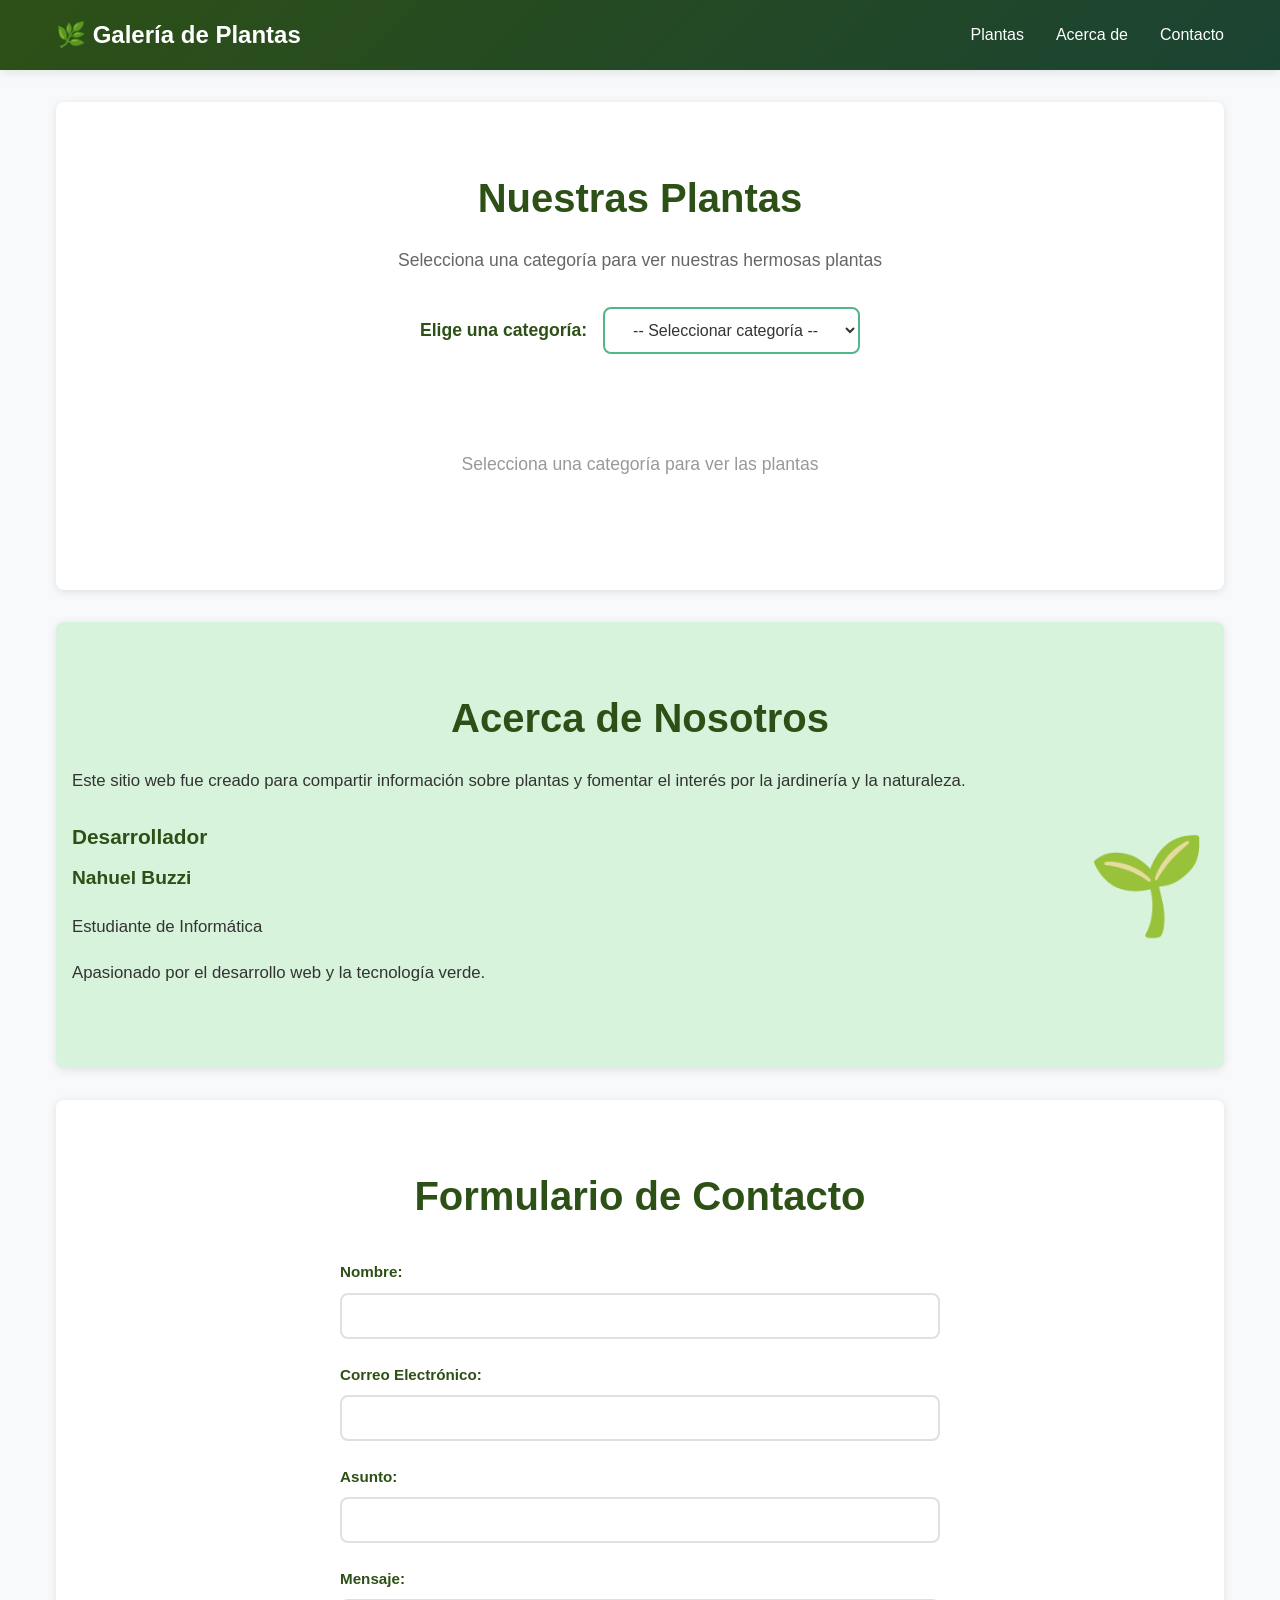
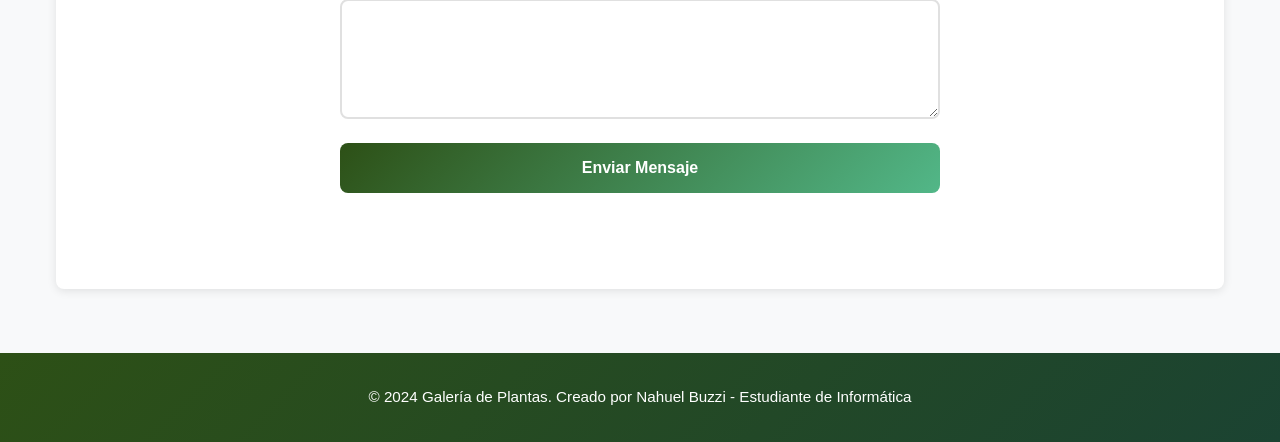
<file: Pagina Claude/index.html>
<!DOCTYPE html>
<html lang="es">
<head>
    <meta charset="UTF-8">
    <meta name="viewport" content="width=device-width, initial-scale=1.0">
    <title>Galería de Plantas - Naturaleza en Casa</title>
    <link rel="stylesheet" href="estilosIA.css">
</head>
<body>
    <!-- Navegación -->
    <nav class="navbar">
        <div class="navbar-container">
            <div class="navbar-logo">🌿 Galería de Plantas</div>
            <ul class="nav-menu">
                <li><a href="#plantas" class="nav-link">Plantas</a></li>
                <li><a href="#acerca" class="nav-link">Acerca de</a></li>
                <li><a href="#contacto" class="nav-link">Contacto</a></li>
            </ul>
        </div>
    </nav>

    <!-- Sección Principal -->
    <div class="container">
        <!-- Sección de Plantas -->
        <section id="plantas" class="section">
            <h1>Nuestras Plantas</h1>
            <p class="section-description">Selecciona una categoría para ver nuestras hermosas plantas</p>
            
            <div class="categoria-selector">
                <label for="categoria">Elige una categoría:</label>
                <select id="categoria" class="select-categoria">
                    <option value="">-- Seleccionar categoría --</option>
                    <option value="interior">🏠 Plantas de Interior</option>
                    <option value="exterior">🌳 Plantas de Exterior</option>
                </select>
            </div>

            <div id="plantas-container" class="plantas-grid">
                <!-- Las plantas se mostrarán aquí según la categoría seleccionada -->
            </div>
        </section>

        <!-- Sección Acerca de -->
        <section id="acerca" class="section section-light">
            <h2>Acerca de Nosotros</h2>
            <div class="about-content">
                <div class="about-text">
                    <p>Este sitio web fue creado para compartir información sobre plantas y fomentar el interés por la jardinería y la naturaleza.</p>
                    <h3>Desarrollador</h3>
                    <p><strong>Nahuel Buzzi</strong></p>
                    <p>Estudiante de Informática</p>
                    <p>Apasionado por el desarrollo web y la tecnología verde.</p>
                </div>
                <div class="about-icon">🌱</div>
            </div>
        </section>

        <!-- Sección Contacto -->
        <section id="contacto" class="section">
            <h2>Formulario de Contacto</h2>
            <form class="contact-form">
                <div class="form-group">
                    <label for="nombre">Nombre:</label>
                    <input type="text" id="nombre" name="nombre" required>
                </div>
                <div class="form-group">
                    <label for="email">Correo Electrónico:</label>
                    <input type="email" id="email" name="email" required>
                </div>
                <div class="form-group">
                    <label for="asunto">Asunto:</label>
                    <input type="text" id="asunto" name="asunto" required>
                </div>
                <div class="form-group">
                    <label for="mensaje">Mensaje:</label>
                    <textarea id="mensaje" name="mensaje" rows="5" required></textarea>
                </div>
                <button type="submit" class="btn">Enviar Mensaje</button>
            </form>
        </section>
    </div>

    <!-- Footer -->
    <footer class="footer">
        <p>&copy; 2024 Galería de Plantas. Creado por Nahuel Buzzi - Estudiante de Informática</p>
    </footer>

    <!-- Script para manejar las plantas (sin dependencias externas) -->
    <script>
        // Datos de plantas
        const plantas = {
            interior: [
                {
                    nombre: "Pothos",
                    descripcion: "Planta trepadora muy resistente y fácil de cuidar",
                    imagen: "pothos",
                    pdf: "pothos"
                },
                {
                    nombre: "Monstera Deliciosa",
                    descripcion: "Planta con hojas grandes y decorativas",
                    imagen: "monstera",
                    pdf: "monstera"
                },
                {
                    nombre: "Palmera de Parlor",
                    descripcion: "Elegante planta tropical para interiores",
                    imagen: "palmera",
                    pdf: "palmera"
                }
            ],
            exterior: [
                {
                    nombre: "Rosal",
                    descripcion: "Flores hermosas y fragrantes",
                    imagen: "rosal",
                    pdf: "rosal"
                },
                {
                    nombre: "Girasol",
                    descripcion: "Planta vibrante que sigue el sol",
                    imagen: "girasol",
                    pdf: "girasol"
                },
                {
                    nombre: "Limonero",
                    descripcion: "Árbol frutal pequeño y productivo",
                    imagen: "limonero",
                    pdf: "limonero"
                }
            ]
        };

        // Elemento select
        const categoriaSelect = document.getElementById('categoria');
        const plantasContainer = document.getElementById('plantas-container');

        // Función para obtener SVG de planta
        function obtenerSVGPlanta(tipo) {
            const svgs = {
                pothos: `<svg viewBox="0 0 200 200" xmlns="http://www.w3.org/2000/svg">
                    <rect width="200" height="200" fill="#f5f5f5"/>
                    <ellipse cx="100" cy="150" rx="40" ry="30" fill="#8b7355"/>
                    <path d="M 100 150 Q 80 120 85 80 Q 90 60 100 50" stroke="#2d5016" stroke-width="3" fill="none"/>
                    <path d="M 100 150 Q 120 120 115 80 Q 110 60 100 50" stroke="#2d5016" stroke-width="3" fill="none"/>
                    <ellipse cx="70" cy="80" rx="15" ry="20" fill="#52b788" transform="rotate(-30 70 80)"/>
                    <ellipse cx="130" cy="80" rx="15" ry="20" fill="#52b788" transform="rotate(30 130 80)"/>
                    <ellipse cx="80" cy="100" rx="12" ry="18" fill="#2d6a4f" transform="rotate(-25 80 100)"/>
                    <ellipse cx="120" cy="100" rx="12" ry="18" fill="#2d6a4f" transform="rotate(25 120 100)"/>
                </svg>`,
                monstera: `<svg viewBox="0 0 200 200" xmlns="http://www.w3.org/2000/svg">
                    <rect width="200" height="200" fill="#f5f5f5"/>
                    <ellipse cx="100" cy="160" rx="35" ry="25" fill="#8b7355"/>
                    <path d="M 100 160 L 100 80" stroke="#4a3728" stroke-width="2" fill="none"/>
                    <path d="M 60 90 Q 40 100 35 120 L 60 110 Z" fill="#1b4332"/>
                    <path d="M 60 90 Q 50 95 52 70 L 65 85 Z" fill="#2d6a4f"/>
                    <path d="M 140 90 Q 160 100 165 120 L 140 110 Z" fill="#1b4332"/>
                    <path d="M 140 90 Q 150 95 148 70 L 135 85 Z" fill="#2d6a4f"/>
                    <circle cx="70" cy="95" r="8" fill="#52b788" opacity="0.6"/>
                    <circle cx="130" cy="95" r="8" fill="#52b788" opacity="0.6"/>
                </svg>`,
                palmera: `<svg viewBox="0 0 200 200" xmlns="http://www.w3.org/2000/svg">
                    <rect width="200" height="200" fill="#f5f5f5"/>
                    <ellipse cx="100" cy="160" rx="30" ry="20" fill="#8b7355"/>
                    <rect x="95" y="80" width="10" height="80" fill="#654321"/>
                    <path d="M 100 80 L 70 40 L 75 60 Z" fill="#2d5016"/>
                    <path d="M 100 80 L 130 40 L 125 60 Z" fill="#2d5016"/>
                    <path d="M 100 85 L 60 50 L 70 75 Z" fill="#52b788"/>
                    <path d="M 100 85 L 140 50 L 130 75 Z" fill="#52b788"/>
                    <path d="M 100 95 L 65 70 L 75 90 Z" fill="#1b4332"/>
                    <path d="M 100 95 L 135 70 L 125 90 Z" fill="#1b4332"/>
                </svg>`,
                rosal: `<svg viewBox="0 0 200 200" xmlns="http://www.w3.org/2000/svg">
                    <rect width="200" height="200" fill="#f5f5f5"/>
                    <ellipse cx="100" cy="160" rx="35" ry="25" fill="#8b7355"/>
                    <path d="M 100 160 L 100 80" stroke="#2d5016" stroke-width="3" fill="none"/>
                    <circle cx="100" cy="50" r="25" fill="#c1121f"/>
                    <circle cx="85" cy="60" r="18" fill="#e60012"/>
                    <circle cx="115" cy="60" r="18" fill="#e60012"/>
                    <circle cx="90" cy="45" r="15" fill="#ffc300"/>
                    <circle cx="110" cy="45" r="15" fill="#ffc300"/>
                    <ellipse cx="80" cy="100" rx="8" ry="15" fill="#2d5016" transform="rotate(-30 80 100)"/>
                    <ellipse cx="120" cy="100" rx="8" ry="15" fill="#2d5016" transform="rotate(30 120 100)"/>
                </svg>`,
                girasol: `<svg viewBox="0 0 200 200" xmlns="http://www.w3.org/2000/svg">
                    <rect width="200" height="200" fill="#f5f5f5"/>
                    <ellipse cx="100" cy="170" rx="40" ry="20" fill="#8b7355"/>
                    <path d="M 100 170 L 100 90" stroke="#2d5016" stroke-width="4" fill="none"/>
                    <circle cx="100" cy="70" r="35" fill="#ffd700"/>
                    <circle cx="100" cy="70" r="25" fill="#ffed4e"/>
                    <circle cx="100" cy="70" r="12" fill="#8b6914"/>
                    <path d="M 85 110 Q 75 120 70 135" stroke="#52b788" stroke-width="3" fill="none"/>
                    <path d="M 115 110 Q 125 120 130 135" stroke="#52b788" stroke-width="3" fill="none"/>
                    <ellipse cx="65" cy="140" rx="8" ry="12" fill="#2d5016"/>
                    <ellipse cx="135" cy="140" rx="8" ry="12" fill="#2d5016"/>
                </svg>`,
                limonero: `<svg viewBox="0 0 200 200" xmlns="http://www.w3.org/2000/svg">
                    <rect width="200" height="200" fill="#f5f5f5"/>
                    <ellipse cx="100" cy="170" rx="45" ry="20" fill="#8b7355"/>
                    <path d="M 100 170 L 100 120" stroke="#654321" stroke-width="5" fill="none"/>
                    <circle cx="100" cy="80" r="45" fill="#2d5016"/>
                    <circle cx="85" cy="70" r="12" fill="#ffd700"/>
                    <circle cx="115" cy="70" r="12" fill="#ffd700"/>
                    <circle cx="90" cy="95" r="10" fill="#ffd700"/>
                    <circle cx="110" cy="95" r="10" fill="#ffd700"/>
                    <circle cx="100" cy="110" r="8" fill="#ffd700"/>
                    <ellipse cx="75" cy="100" rx="7" ry="12" fill="#52b788" transform="rotate(-40 75 100)"/>
                    <ellipse cx="125" cy="100" rx="7" ry="12" fill="#52b788" transform="rotate(40 125 100)"/>
                </svg>`
            };
            return svgs[tipo] || svgs.pothos;
        }

        // Función para mostrar plantas
        function mostrarPlantas(categoria) {
            plantasContainer.innerHTML = '';
            
            if (!categoria) {
                plantasContainer.innerHTML = '<p class="no-selection">Selecciona una categoría para ver las plantas</p>';
                return;
            }

            const plantasSeleccionadas = plantas[categoria];
            
            plantasSeleccionadas.forEach(planta => {
                const plantaDiv = document.createElement('div');
                plantaDiv.className = 'planta-card';
                
                plantaDiv.innerHTML = `
                    <div class="planta-imagen">
                        <img src="Imágenes/${planta.imagen}.png" alt="${planta.nombre}" class="planta-img">
                    </div>
                    <div class="planta-info">
                        <h3>${planta.nombre}</h3>
                        <p>${planta.descripcion}</p>
                        <div class="planta-categoria">
                            ${categoria === 'interior' ? '🏠 Interior' : '🌳 Exterior'}
                        </div>
                        <a href="info/${planta.pdf}.pdf" class="btn-descargar" download>
                            📥 Descargar PDF
                        </a>
                    </div>
                `;
                
                plantasContainer.appendChild(plantaDiv);
            });
        }

        // Event listener para el select
        categoriaSelect.addEventListener('change', function() {
            mostrarPlantas(this.value);
        });

        // Inicialización
        document.addEventListener('DOMContentLoaded', function() {
            mostrarPlantas('');
        });

        // Manejo del formulario
        document.querySelector('.contact-form').addEventListener('submit', function(e) {
            e.preventDefault();
            alert('¡Gracias por tu mensaje! Nos pondremos en contacto pronto.');
            this.reset();
        });
    </script>
</body>
</html>
</file>
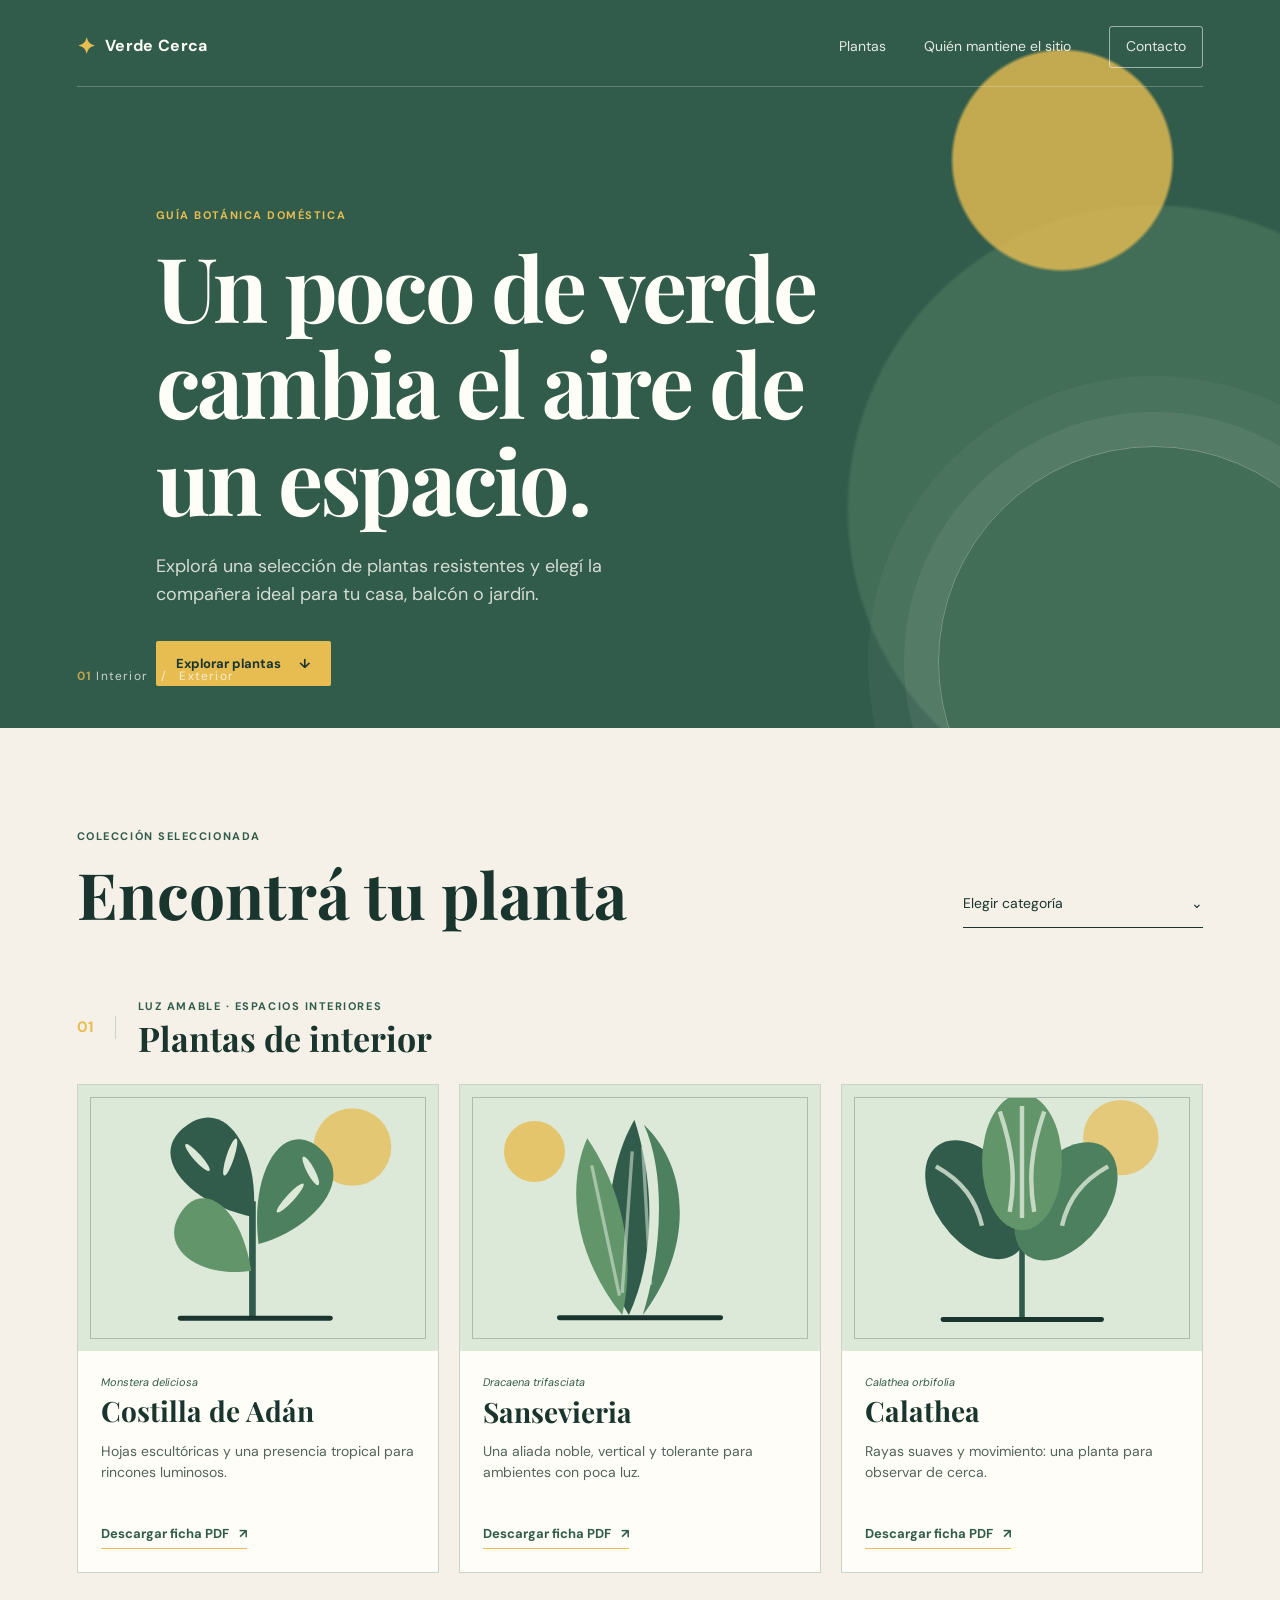
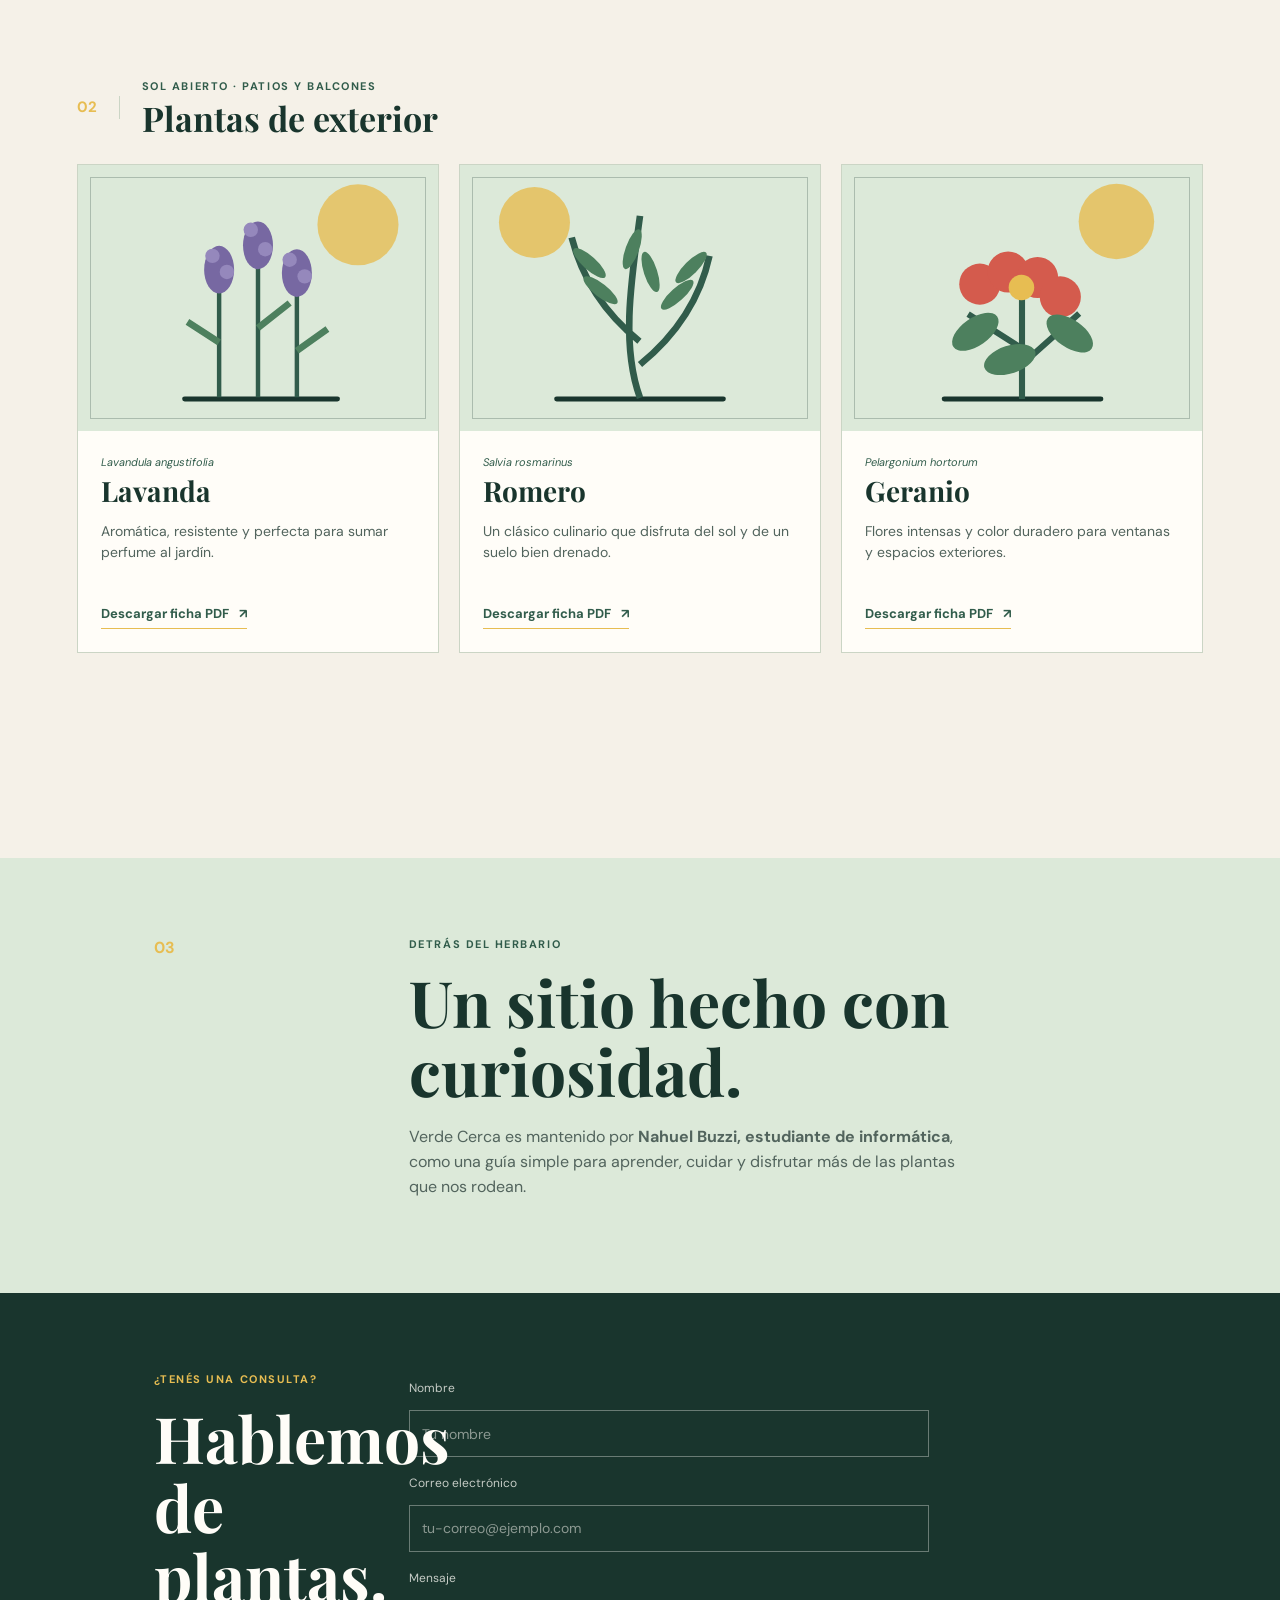
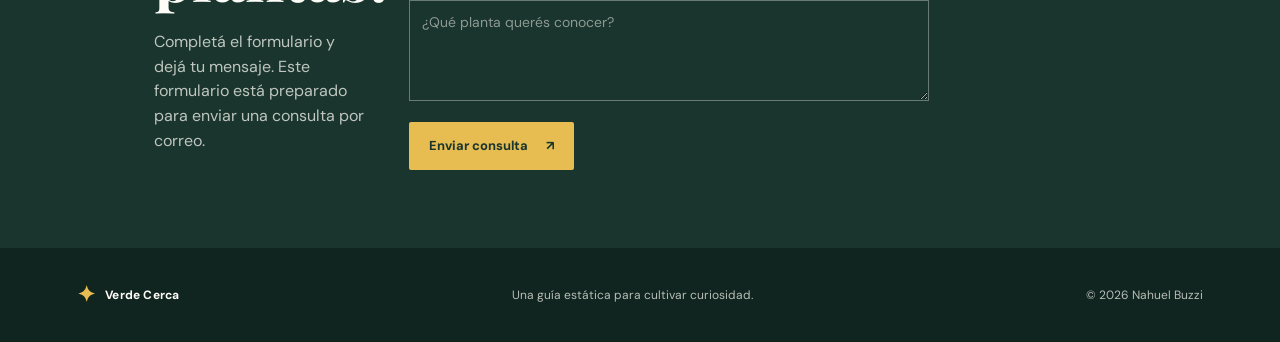
<file: Pagina GPT/index.html>
<!DOCTYPE html>
<html lang="es">
<head>
    <meta charset="UTF-8">
    <meta name="viewport" content="width=device-width, initial-scale=1.0">
    <meta name="description" content="Herbario de plantas de interior y exterior.">
    <title>Verde Cerca | Guía de plantas</title>
    <link rel="stylesheet" href="estilosIA.css">
</head>
<body>
    <header class="hero" id="inicio">
        <nav class="barra-navegacion" aria-label="Navegación principal">
            <a class="marca" href="#inicio"><span class="marca-icono">✦</span> Verde Cerca</a>
            <div class="enlaces-nav">
                <a href="#plantas">Plantas</a>
                <a href="#mantenedor">Quién mantiene el sitio</a>
                <a class="boton-nav" href="#contacto">Contacto</a>
            </div>
        </nav>
        <div class="hero-contenido">
            <p class="etiqueta">Guía botánica doméstica</p>
            <h1>Un poco de verde cambia el aire de un espacio.</h1>
            <p class="hero-texto">Explorá una selección de plantas resistentes y elegí la compañera ideal para tu casa, balcón o jardín.</p>
            <a class="boton-principal" href="#plantas">Explorar plantas <span aria-hidden="true">↓</span></a>
        </div>
        <div class="hero-nota"><span>01</span> Interior &nbsp; / &nbsp; Exterior</div>
    </header>

    <main>
        <section class="catalogo" id="plantas">
            <div class="encabezado-seccion">
                <div>
                    <p class="eyebrow">Colección seleccionada</p>
                    <h2>Encontrá tu planta</h2>
                </div>
                <details class="selector-categorias">
                    <summary>Elegir categoría <span aria-hidden="true">⌄</span></summary>
                    <div class="opciones-categoria">
                        <a href="#interior">Plantas de interior <span>→</span></a>
                        <a href="#exterior">Plantas de exterior <span>→</span></a>
                    </div>
                </details>
            </div>

            <div class="categoria" id="interior">
                <div class="titulo-categoria">
                    <span class="numero-categoria">01</span>
                    <div>
                        <p class="eyebrow">Luz amable · espacios interiores</p>
                        <h3>Plantas de interior</h3>
                    </div>
                </div>
                <div class="rejilla-plantas">
                    <article class="tarjeta-planta">
                        <div class="imagen-planta"><img src="Imágenes/monstera.svg" alt="Monstera deliciosa de hojas grandes"></div>
                        <div class="datos-planta"><p class="nombre-cientifico">Monstera deliciosa</p><h4>Costilla de Adán</h4><p>Hojas escultóricas y una presencia tropical para rincones luminosos.</p><a class="enlace-pdf" href="info/monstera.pdf" download>Descargar ficha PDF <span>↗</span></a></div>
                    </article>
                    <article class="tarjeta-planta">
                        <div class="imagen-planta"><img src="Imágenes/sansevieria.svg" alt="Sansevieria de hojas verdes verticales"></div>
                        <div class="datos-planta"><p class="nombre-cientifico">Dracaena trifasciata</p><h4>Sansevieria</h4><p>Una aliada noble, vertical y tolerante para ambientes con poca luz.</p><a class="enlace-pdf" href="info/sansevieria.pdf" download>Descargar ficha PDF <span>↗</span></a></div>
                    </article>
                    <article class="tarjeta-planta">
                        <div class="imagen-planta"><img src="Imágenes/calathea.svg" alt="Calathea con hojas decorativas"></div>
                        <div class="datos-planta"><p class="nombre-cientifico">Calathea orbifolia</p><h4>Calathea</h4><p>Rayas suaves y movimiento: una planta para observar de cerca.</p><a class="enlace-pdf" href="info/calathea.pdf" download>Descargar ficha PDF <span>↗</span></a></div>
                    </article>
                </div>
            </div>

            <div class="categoria" id="exterior">
                <div class="titulo-categoria">
                    <span class="numero-categoria">02</span>
                    <div>
                        <p class="eyebrow">Sol abierto · patios y balcones</p>
                        <h3>Plantas de exterior</h3>
                    </div>
                </div>
                <div class="rejilla-plantas">
                    <article class="tarjeta-planta">
                        <div class="imagen-planta"><img src="Imágenes/lavanda.svg" alt="Lavanda florecida en tonos violetas"></div>
                        <div class="datos-planta"><p class="nombre-cientifico">Lavandula angustifolia</p><h4>Lavanda</h4><p>Aromática, resistente y perfecta para sumar perfume al jardín.</p><a class="enlace-pdf" href="info/lavanda.pdf" download>Descargar ficha PDF <span>↗</span></a></div>
                    </article>
                    <article class="tarjeta-planta">
                        <div class="imagen-planta"><img src="Imágenes/romero.svg" alt="Planta de romero con hojas finas"></div>
                        <div class="datos-planta"><p class="nombre-cientifico">Salvia rosmarinus</p><h4>Romero</h4><p>Un clásico culinario que disfruta del sol y de un suelo bien drenado.</p><a class="enlace-pdf" href="info/romero.pdf" download>Descargar ficha PDF <span>↗</span></a></div>
                    </article>
                    <article class="tarjeta-planta">
                        <div class="imagen-planta"><img src="Imágenes/geranio.svg" alt="Geranio con flores rojas"></div>
                        <div class="datos-planta"><p class="nombre-cientifico">Pelargonium hortorum</p><h4>Geranio</h4><p>Flores intensas y color duradero para ventanas y espacios exteriores.</p><a class="enlace-pdf" href="info/geranio.pdf" download>Descargar ficha PDF <span>↗</span></a></div>
                    </article>
                </div>
            </div>
        </section>

        <section class="seccion-info" id="mantenedor">
            <div class="numero-categoria">03</div>
            <div><p class="eyebrow">Detrás del herbario</p><h2>Un sitio hecho con curiosidad.</h2><p>Verde Cerca es mantenido por <strong>Nahuel Buzzi, estudiante de informática</strong>, como una guía simple para aprender, cuidar y disfrutar más de las plantas que nos rodean.</p></div>
        </section>

        <section class="contacto" id="contacto">
            <div><p class="eyebrow">¿Tenés una consulta?</p><h2>Hablemos de plantas.</h2><p>Completá el formulario y dejá tu mensaje. Este formulario está preparado para enviar una consulta por correo.</p></div>
            <form action="mailto:nahuel.buzzi@example.com" method="post" enctype="text/plain">
                <label for="nombre">Nombre</label><input id="nombre" name="nombre" type="text" placeholder="Tu nombre" required>
                <label for="correo">Correo electrónico</label><input id="correo" name="correo" type="email" placeholder="tu-correo@ejemplo.com" required>
                <label for="mensaje">Mensaje</label><textarea id="mensaje" name="mensaje" rows="4" placeholder="¿Qué planta querés conocer?" required></textarea>
                <button class="boton-principal boton-formulario" type="submit">Enviar consulta <span aria-hidden="true">↗</span></button>
            </form>
        </section>
    </main>

    <footer><a class="marca" href="#inicio"><span class="marca-icono">✦</span> Verde Cerca</a><p>Una guía estática para cultivar curiosidad.</p><p>© 2026 Nahuel Buzzi</p></footer>
</body>
</html>
</file>
<file: Pagina Claude/estilosIA.css>
/* ========== VARIABLES CSS ========== */
:root {
    --color-primary: #2d5016;
    --color-secondary: #52b788;
    --color-light: #d8f3dc;
    --color-dark: #1b4332;
    --color-accent: #ffc300;
    --color-text: #333;
    --color-bg: #ffffff;
    --color-border: #e0e0e0;
    --spacing-unit: 1rem;
    --border-radius: 8px;
    --transition: all 0.3s ease;
    --shadow: 0 2px 10px rgba(0, 0, 0, 0.1);
    --shadow-hover: 0 8px 25px rgba(0, 0, 0, 0.15);
}

/* ========== RESET Y ESTILOS BASE ========== */
* {
    margin: 0;
    padding: 0;
    box-sizing: border-box;
}

html {
    scroll-behavior: smooth;
}

body {
    font-family: 'Segoe UI', Tahoma, Geneva, Verdana, sans-serif;
    line-height: 1.6;
    color: var(--color-text);
    background-color: #f8f9fa;
}

/* ========== NAVEGACIÓN ========== */
.navbar {
    background: linear-gradient(135deg, var(--color-primary) 0%, var(--color-dark) 100%);
    padding: var(--spacing-unit) 0;
    position: sticky;
    top: 0;
    z-index: 100;
    box-shadow: var(--shadow);
}

.navbar-container {
    max-width: 1200px;
    margin: 0 auto;
    display: flex;
    justify-content: space-between;
    align-items: center;
    padding: 0 var(--spacing-unit);
}

.navbar-logo {
    color: white;
    font-size: 1.5rem;
    font-weight: bold;
    display: flex;
    align-items: center;
    gap: 0.5rem;
}

.nav-menu {
    display: flex;
    list-style: none;
    gap: 2rem;
}

.nav-link {
    color: white;
    text-decoration: none;
    font-weight: 500;
    transition: var(--transition);
    position: relative;
}

.nav-link:hover {
    color: var(--color-accent);
}

.nav-link::after {
    content: '';
    position: absolute;
    bottom: -5px;
    left: 0;
    width: 0;
    height: 2px;
    background-color: var(--color-accent);
    transition: var(--transition);
}

.nav-link:hover::after {
    width: 100%;
}

/* ========== CONTENEDOR PRINCIPAL ========== */
.container {
    max-width: 1200px;
    margin: 0 auto;
    padding: 0 var(--spacing-unit);
}

/* ========== SECCIONES ========== */
.section {
    background-color: var(--color-bg);
    padding: 4rem var(--spacing-unit);
    margin: 2rem 0;
    border-radius: var(--border-radius);
    box-shadow: var(--shadow);
}

.section-light {
    background-color: var(--color-light);
}

.section h1,
.section h2 {
    color: var(--color-primary);
    margin-bottom: 1rem;
    font-size: 2.5rem;
    text-align: center;
}

.section-description {
    text-align: center;
    color: #666;
    margin-bottom: 2rem;
    font-size: 1.1rem;
}

/* ========== SELECTOR DE CATEGORÍA ========== */
.categoria-selector {
    display: flex;
    justify-content: center;
    align-items: center;
    gap: 1rem;
    margin-bottom: 3rem;
    flex-wrap: wrap;
}

.categoria-selector label {
    font-weight: 600;
    color: var(--color-primary);
    font-size: 1.1rem;
}

.select-categoria {
    padding: 0.75rem 1.5rem;
    border: 2px solid var(--color-secondary);
    border-radius: var(--border-radius);
    font-size: 1rem;
    background-color: white;
    color: var(--color-text);
    cursor: pointer;
    transition: var(--transition);
    min-width: 250px;
}

.select-categoria:hover {
    border-color: var(--color-primary);
    box-shadow: 0 0 8px rgba(45, 80, 22, 0.2);
}

.select-categoria:focus {
    outline: none;
    border-color: var(--color-accent);
    box-shadow: 0 0 12px rgba(255, 195, 0, 0.3);
}

/* ========== GRID DE PLANTAS ========== */
.plantas-grid {
    display: grid;
    grid-template-columns: repeat(auto-fill, minmax(300px, 1fr));
    gap: 2rem;
    animation: fadeIn 0.5s ease-in;
}

@keyframes fadeIn {
    from {
        opacity: 0;
        transform: translateY(10px);
    }
    to {
        opacity: 1;
        transform: translateY(0);
    }
}

.no-selection {
    grid-column: 1 / -1;
    text-align: center;
    padding: 3rem;
    color: #999;
    font-size: 1.1rem;
}

/* ========== TARJETA DE PLANTA ========== */
.planta-card {
    background-color: var(--color-bg);
    border-radius: var(--border-radius);
    overflow: hidden;
    box-shadow: var(--shadow);
    transition: var(--transition);
    border: 3px solid var(--color-border);
    display: flex;
    flex-direction: column;
    height: 100%;
}

.planta-card:hover {
    transform: translateY(-8px);
    box-shadow: var(--shadow-hover);
    border-color: var(--color-secondary);
}

.planta-imagen {
    width: 100%;
    height: 250px;
    background: linear-gradient(135deg, var(--color-light) 0%, #e8f5e9 100%);
    display: flex;
    align-items: center;
    justify-content: center;
    padding: 1.5rem;
    border-bottom: 3px solid var(--color-secondary);
}

.planta-imagen svg {
    width: 100%;
    height: 100%;
    max-width: 200px;
    max-height: 200px;
    filter: drop-shadow(0 2px 4px rgba(0, 0, 0, 0.1));
}

.planta-img {
    width: 100%;
    height: 100%;
    max-width: 250px;
    max-height: 250px;
    object-fit: contain;
    filter: drop-shadow(0 2px 4px rgba(0, 0, 0, 0.1));
}

.planta-info {
    padding: 1.5rem;
    display: flex;
    flex-direction: column;
    flex-grow: 1;
}

.planta-info h3 {
    color: var(--color-primary);
    margin-bottom: 0.5rem;
    font-size: 1.3rem;
}

.planta-info p {
    color: #666;
    margin-bottom: 1rem;
    font-size: 0.95rem;
    flex-grow: 1;
}

.planta-categoria {
    background-color: var(--color-light);
    color: var(--color-primary);
    padding: 0.5rem 1rem;
    border-radius: 20px;
    font-size: 0.85rem;
    font-weight: 600;
    margin-bottom: 1rem;
    text-align: center;
}

/* ========== BOTONES ========== */
.btn,
.btn-descargar {
    background: linear-gradient(135deg, var(--color-primary) 0%, var(--color-secondary) 100%);
    color: white;
    border: none;
    padding: 0.75rem 1.5rem;
    border-radius: var(--border-radius);
    cursor: pointer;
    font-weight: 600;
    transition: var(--transition);
    text-decoration: none;
    display: inline-block;
    text-align: center;
    font-size: 0.95rem;
}

.btn-descargar {
    width: 100%;
    padding: 0.75rem;
}

.btn:hover,
.btn-descargar:hover {
    transform: translateY(-2px);
    box-shadow: 0 6px 20px rgba(45, 80, 22, 0.3);
}

.btn:active,
.btn-descargar:active {
    transform: translateY(0);
}

/* ========== SECCIÓN ACERCA DE ========== */
.about-content {
    display: grid;
    grid-template-columns: 1fr auto;
    gap: 3rem;
    align-items: center;
}

.about-text p {
    margin-bottom: 1rem;
    font-size: 1.05rem;
    line-height: 1.8;
    color: var(--color-text);
}

.about-text h3 {
    color: var(--color-primary);
    margin: 1.5rem 0 0.5rem 0;
    font-size: 1.3rem;
}

.about-text strong {
    color: var(--color-primary);
    font-size: 1.2rem;
}

.about-icon {
    font-size: 6rem;
    text-align: center;
}

/* ========== FORMULARIO DE CONTACTO ========== */
.contact-form {
    max-width: 600px;
    margin: 2rem auto;
    display: grid;
    gap: 1.5rem;
}

.form-group {
    display: flex;
    flex-direction: column;
}

.form-group label {
    font-weight: 600;
    color: var(--color-primary);
    margin-bottom: 0.5rem;
    font-size: 0.95rem;
}

.form-group input,
.form-group textarea {
    padding: 0.75rem;
    border: 2px solid var(--color-border);
    border-radius: var(--border-radius);
    font-family: inherit;
    font-size: 1rem;
    transition: var(--transition);
    background-color: white;
}

.form-group input:focus,
.form-group textarea:focus {
    outline: none;
    border-color: var(--color-secondary);
    box-shadow: 0 0 8px rgba(82, 183, 136, 0.2);
}

.form-group textarea {
    resize: vertical;
    min-height: 120px;
}

.contact-form .btn {
    width: 100%;
    padding: 1rem;
    font-size: 1rem;
}

/* ========== FOOTER ========== */
.footer {
    background: linear-gradient(135deg, var(--color-primary) 0%, var(--color-dark) 100%);
    color: white;
    text-align: center;
    padding: 2rem;
    margin-top: 4rem;
}

.footer p {
    margin: 0;
    font-size: 0.95rem;
}

/* ========== MEDIA QUERIES - RESPONSIVO ========== */

/* Tablets */
@media (max-width: 768px) {
    .navbar-container {
        flex-direction: column;
        gap: 1rem;
    }

    .nav-menu {
        gap: 1rem;
        flex-wrap: wrap;
        justify-content: center;
    }

    .section h1,
    .section h2 {
        font-size: 1.8rem;
    }

    .section {
        padding: 2rem var(--spacing-unit);
    }

    .plantas-grid {
        grid-template-columns: repeat(auto-fill, minmax(250px, 1fr));
        gap: 1.5rem;
    }

    .about-content {
        grid-template-columns: 1fr;
        gap: 2rem;
    }

    .about-icon {
        order: -1;
    }

    .select-categoria {
        min-width: 200px;
    }

    .categoria-selector {
        flex-direction: column;
    }

    .categoria-selector label {
        width: 100%;
        text-align: center;
    }

    .select-categoria {
        width: 100%;
    }
}

/* Teléfonos */
@media (max-width: 480px) {
    :root {
        --spacing-unit: 0.75rem;
    }

    .navbar-logo {
        font-size: 1.2rem;
    }

    .nav-menu {
        gap: 0.5rem;
    }

    .nav-link {
        font-size: 0.9rem;
    }

    .section h1,
    .section h2 {
        font-size: 1.5rem;
    }

    .section-description {
        font-size: 0.95rem;
    }

    .plantas-grid {
        grid-template-columns: 1fr;
        gap: 1rem;
    }

    .planta-imagen {
        height: 200px;
    }

    .planta-info {
        padding: 1rem;
    }

    .planta-info h3 {
        font-size: 1.1rem;
    }

    .contact-form {
        gap: 1rem;
    }

    .btn,
    .btn-descargar {
        padding: 0.6rem 1rem;
        font-size: 0.85rem;
    }

    .about-icon {
        font-size: 4rem;
    }

    .about-text p {
        font-size: 0.95rem;
    }
}

/* ========== ANIMACIONES ========== */
@keyframes slideInDown {
    from {
        opacity: 0;
        transform: translateY(-20px);
    }
    to {
        opacity: 1;
        transform: translateY(0);
    }
}

.navbar {
    animation: slideInDown 0.5s ease-out;
}

/* ========== ACCESIBILIDAD ========== */
@media (prefers-reduced-motion: reduce) {
    * {
        animation: none !important;
        transition: none !important;
    }
}

/* ========== IMPRESIÓN ========== */
@media print {
    .navbar,
    .footer,
    .categoria-selector {
        display: none;
    }

    .section {
        page-break-inside: avoid;
        box-shadow: none;
        border: 1px solid #ddd;
    }
}
</file>
<file: Pagina GPT/estilosIA.css>
@import url('https://fonts.googleapis.com/css2?family=DM+Sans:wght@400;500;700&family=Playfair+Display:wght@600;700&display=swap');

:root { --tinta: #19352d; --verde: #315c4b; --menta: #dce9d9; --crema: #f5f1e8; --amarillo: #e7bd52; --blanco: #fffdf8; --linea: #cbd5c5; }
* { box-sizing: border-box; }
html { scroll-behavior: smooth; }
body { margin: 0; background: var(--crema); color: var(--tinta); font-family: 'DM Sans', sans-serif; line-height: 1.55; }
a { color: inherit; text-decoration: none; }
.hero { min-height: 680px; position: relative; overflow: hidden; padding: 26px clamp(24px, 6vw, 92px) 42px; background: radial-gradient(circle at 83% 22%, rgba(231,189,82,.8) 0 9%, transparent 9.3%), radial-gradient(circle at 90% 70%, rgba(117,159,119,.26) 0 24%, transparent 24.3%), var(--verde); color: var(--blanco); }
.hero::after { content: ''; position: absolute; width: 430px; height: 430px; right: -90px; bottom: -150px; border: 1px solid rgba(255,253,248,.28); border-radius: 50%; box-shadow: 0 0 0 34px rgba(255,253,248,.06), 0 0 0 70px rgba(255,253,248,.04); }
.barra-navegacion { position: relative; z-index: 1; display: flex; align-items: center; justify-content: space-between; max-width: 1280px; margin: auto; border-bottom: 1px solid rgba(255,255,255,.24); padding-bottom: 18px; }
.marca { font-weight: 700; letter-spacing: .02em; display: inline-flex; align-items: center; gap: 10px; }
.marca-icono { color: var(--amarillo); font-size: 22px; }
.enlaces-nav { display: flex; align-items: center; gap: clamp(16px, 3vw, 38px); font-size: 14px; }
.enlaces-nav a { opacity: .88; }
.enlaces-nav a:hover, .enlaces-nav a:focus { opacity: 1; color: var(--amarillo); }
.boton-nav { border: 1px solid rgba(255,255,255,.6); padding: 9px 16px; border-radius: 3px; }
.hero-contenido { position: relative; z-index: 1; max-width: 690px; margin: 120px auto 0 7%; }
.etiqueta, .eyebrow { text-transform: uppercase; letter-spacing: .14em; font-size: 11px; font-weight: 700; margin: 0 0 14px; }
.etiqueta { color: var(--amarillo); }
h1, h2, h3, h4 { font-family: 'Playfair Display', Georgia, serif; margin: 0; line-height: 1.08; }
h1 { font-size: clamp(48px, 7vw, 92px); max-width: 760px; letter-spacing: -.03em; }
.hero-texto { max-width: 500px; font-size: 18px; color: rgba(255,253,248,.8); margin: 25px 0 32px; }
.boton-principal { display: inline-flex; align-items: center; gap: 18px; background: var(--amarillo); color: var(--tinta); border: 0; padding: 14px 20px; font: 700 13px 'DM Sans', sans-serif; cursor: pointer; border-radius: 2px; }
.boton-principal:hover, .boton-principal:focus { background: var(--blanco); }
.hero-nota { position: absolute; bottom: 42px; left: clamp(24px, 6vw, 92px); z-index: 1; font-size: 12px; letter-spacing: .1em; opacity: .75; }
.hero-nota span, .numero-categoria { color: var(--amarillo); font-weight: 700; }
.catalogo { max-width: 1280px; margin: auto; padding: 100px clamp(24px, 6vw, 92px); }
.encabezado-seccion { display: flex; align-items: end; justify-content: space-between; margin-bottom: 70px; }
.eyebrow { color: var(--verde); }
h2 { font-size: clamp(38px, 5vw, 64px); }
.selector-categorias { position: relative; min-width: 240px; }
.selector-categorias summary { list-style: none; border-bottom: 1px solid var(--tinta); padding: 12px 0; font-size: 14px; cursor: pointer; display: flex; justify-content: space-between; }
.selector-categorias summary::-webkit-details-marker { display: none; }
.opciones-categoria { position: absolute; z-index: 4; top: 50px; right: 0; min-width: 260px; background: var(--blanco); border: 1px solid var(--linea); box-shadow: 8px 8px 0 var(--menta); }
.opciones-categoria a { display: flex; justify-content: space-between; padding: 15px 18px; font-size: 14px; border-bottom: 1px solid var(--linea); }
.opciones-categoria a:last-child { border-bottom: 0; }
.opciones-categoria a:hover { background: var(--menta); }
.categoria { margin-bottom: 105px; scroll-margin-top: 30px; }
.titulo-categoria { display: flex; align-items: center; gap: 22px; margin-bottom: 27px; }
.titulo-categoria .numero-categoria { font-size: 15px; border-right: 1px solid var(--linea); padding-right: 22px; }
h3 { font-size: 34px; }
.titulo-categoria .eyebrow { margin-bottom: 5px; }
.rejilla-plantas { display: grid; grid-template-columns: repeat(3, 1fr); gap: 20px; }
.tarjeta-planta { background: var(--blanco); border: 1px solid var(--linea); transition: transform .2s ease, box-shadow .2s ease; }
.tarjeta-planta:hover { transform: translateY(-5px); box-shadow: 8px 8px 0 var(--menta); }
.imagen-planta { aspect-ratio: 1.35 / 1; padding: 12px; background: var(--menta); }
.imagen-planta img { width: 100%; height: 100%; display: block; object-fit: cover; border: 1px solid rgba(25,53,45,.25); }
.datos-planta { padding: 23px; }
.nombre-cientifico { color: var(--verde); font-size: 11px; font-style: italic; margin: 0 0 5px; }
h4 { font-size: 28px; }
.datos-planta > p:not(.nombre-cientifico) { font-size: 14px; color: #52645d; min-height: 66px; }
.enlace-pdf { display: inline-flex; gap: 10px; color: var(--verde); border-bottom: 1px solid var(--amarillo); padding-bottom: 4px; font-size: 13px; font-weight: 700; }
.enlace-pdf:hover { color: var(--tinta); }
.seccion-info, .contacto { display: grid; grid-template-columns: minmax(100px, .3fr) 1fr; gap: 40px; max-width: 1280px; margin: auto; padding: 78px clamp(24px, 12vw, 180px); background: var(--menta); }
.seccion-info h2, .contacto h2 { max-width: 600px; margin-bottom: 20px; }
.seccion-info p:not(.eyebrow), .contacto p:not(.eyebrow) { max-width: 570px; color: #52645d; }
.contacto { background: var(--tinta); color: var(--blanco); }
.contacto .eyebrow { color: var(--amarillo); }
.contacto p:not(.eyebrow) { color: rgba(255,253,248,.72); }
form { display: grid; gap: 9px; max-width: 520px; }
label { font-size: 12px; color: rgba(255,253,248,.75); margin-top: 8px; }
input, textarea { width: 100%; border: 1px solid rgba(255,253,248,.35); background: transparent; color: var(--blanco); padding: 12px; font: 14px 'DM Sans', sans-serif; border-radius: 0; }
input::placeholder, textarea::placeholder { color: rgba(255,253,248,.5); }
input:focus, textarea:focus { outline: 2px solid var(--amarillo); border-color: transparent; }
.boton-formulario { margin-top: 12px; justify-self: start; }
footer { display: flex; justify-content: space-between; align-items: center; gap: 20px; padding: 26px clamp(24px, 6vw, 92px); background: #10251f; color: rgba(255,253,248,.7); font-size: 12px; }
footer .marca { color: var(--blanco); }
@media (max-width: 800px) { .hero { min-height: 650px; } .enlaces-nav a:not(.boton-nav) { display: none; } .hero-contenido { margin: 100px 0 0; } .encabezado-seccion { align-items: start; flex-direction: column; gap: 30px; } .selector-categorias { width: 100%; } .opciones-categoria { left: 0; right: auto; width: 100%; } .rejilla-plantas { grid-template-columns: 1fr; } .tarjeta-planta { display: grid; grid-template-columns: 38% 1fr; } .imagen-planta { aspect-ratio: auto; min-height: 210px; } .datos-planta > p:not(.nombre-cientifico) { min-height: auto; } .seccion-info, .contacto { grid-template-columns: 1fr; gap: 20px; padding: 65px 24px; } footer { align-items: start; flex-direction: column; } }
@media (max-width: 500px) { .hero { min-height: 600px; } h1 { font-size: 52px; } .hero-texto { font-size: 16px; } .tarjeta-planta { display: block; } .imagen-planta { aspect-ratio: 1.35 / 1; min-height: auto; } h3 { font-size: 29px; } }
</file>
